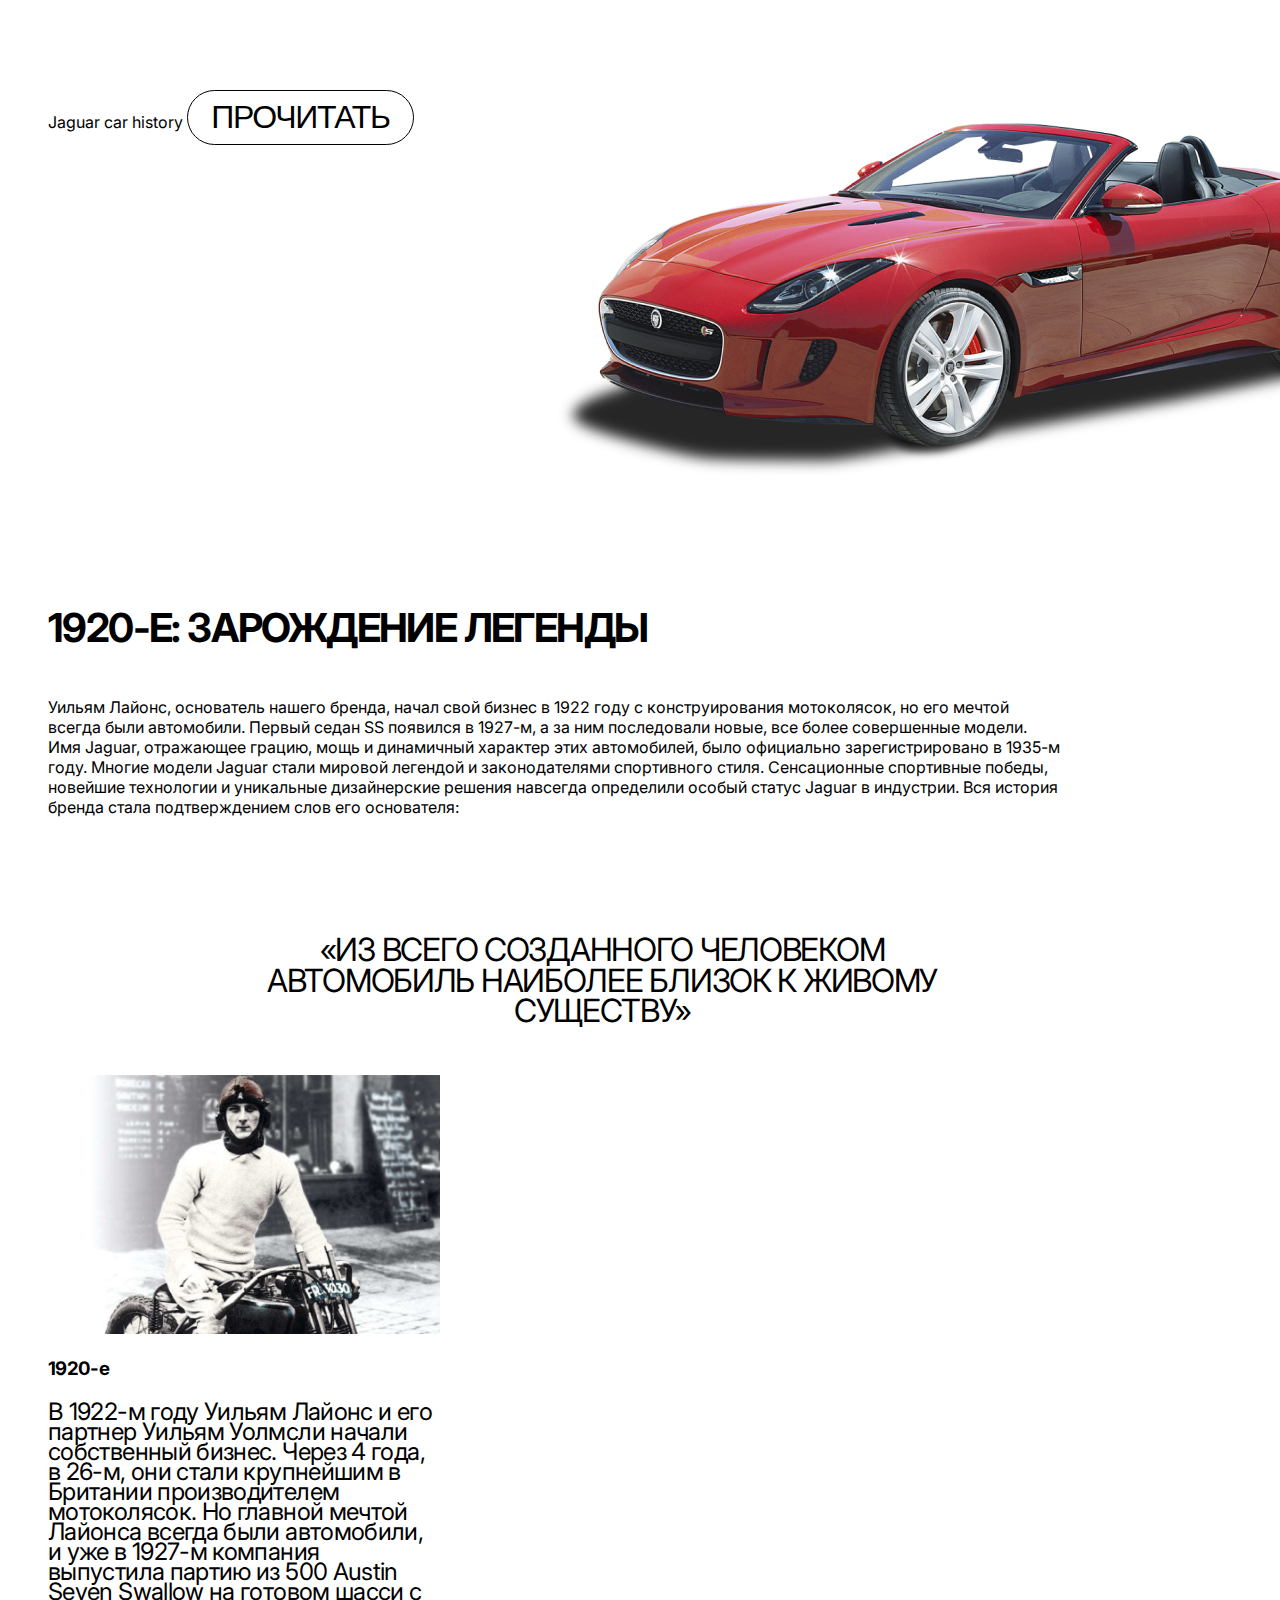
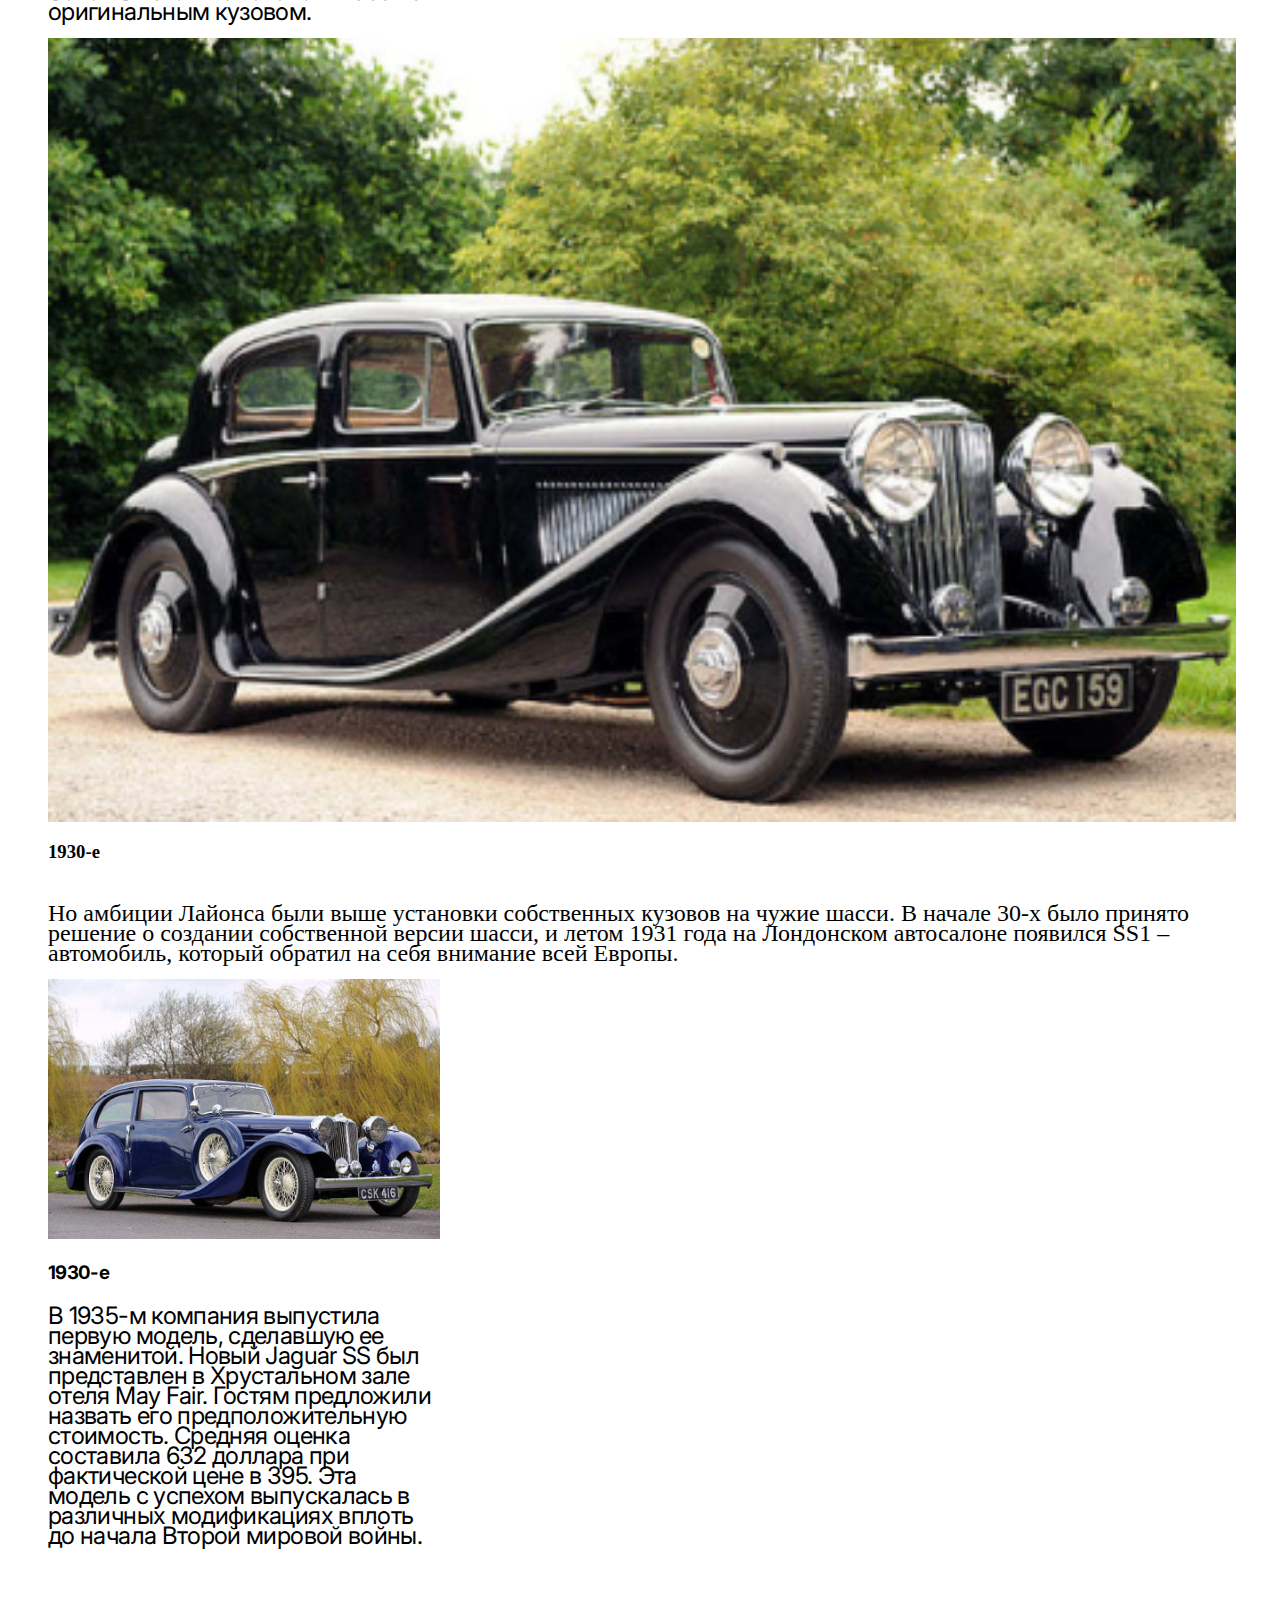
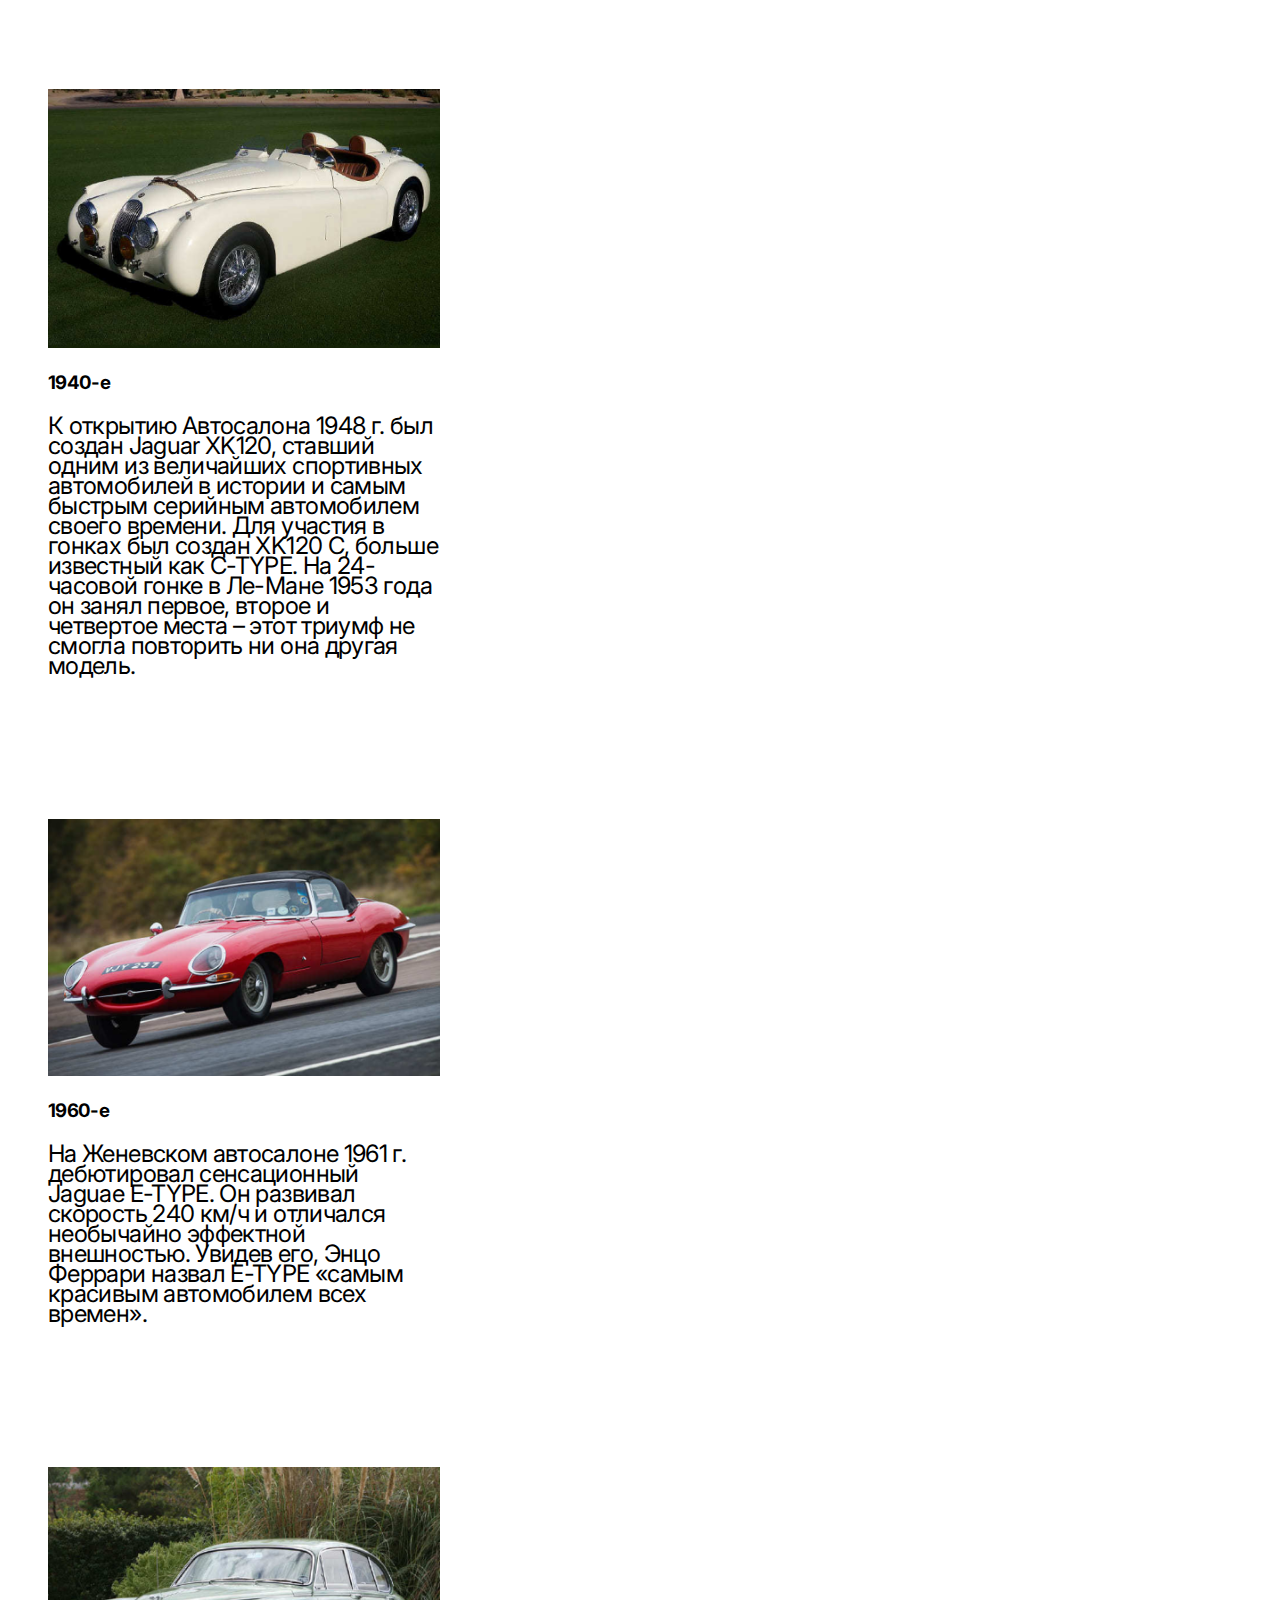
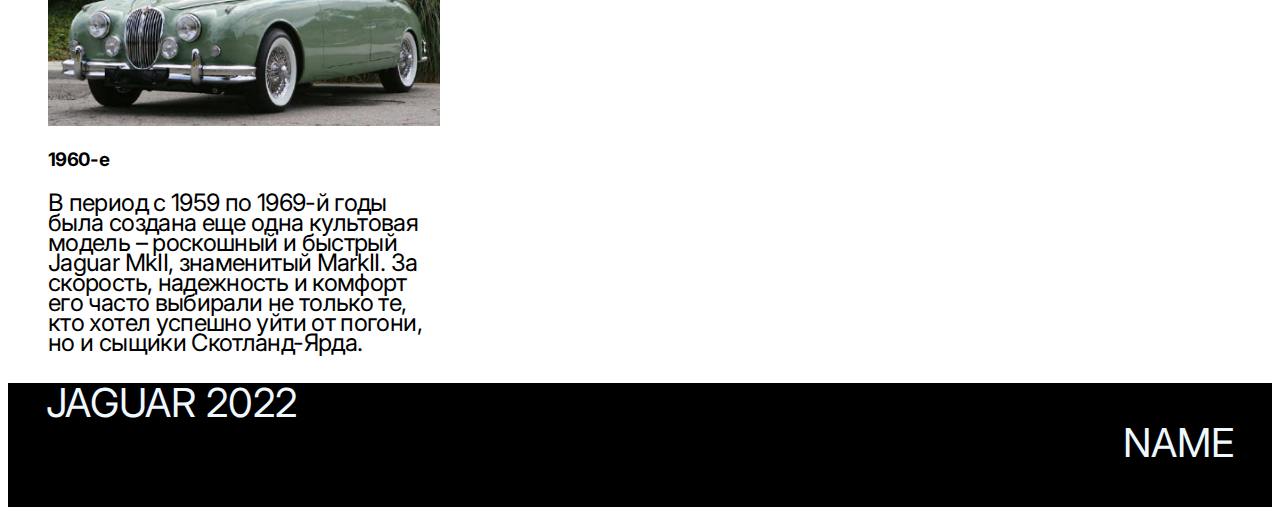
<file: index.html>
<!DOCTYPE html>
<html lang="en">
<head>
    <meta charset="UTF-8">
    <meta http-equiv="X-UA-Compatible" content="IE=edge">
    <meta name="viewport" content="width=device-width, initial-scale=1.0">
    <title>Document</title>
    <style media="screen">
        @import url('https://fonts.googleapis.com/css2?family=Inter:wght@300&display=swap');
   .header{
    font-family: 'Inter', sans-serif;
    font-style: normal;
    display: flex;
    justify-content: space-between;
    align-content: flex-start;
    flex-flow: row;
    width: 1360px;
    margin: 40px;
   }
   .header_text{
    display: flex;
    flex-direction: column;
    width: 460px;
   }
   .header_title{
    font-size: 96px;
    line-height: 92px;
    letter-spacing: -0.04em;
    width: 100%;
    text-transform: uppercase;
    margin:0;
   }
   .button{
    font-size: 32px;
    line-height: 96.02%;
    letter-spacing: -0.04em;
    width: 227px;
    height: 55px;
    border: 1px solid  black;
    border-radius: 200px;
    background-color:  white;
    margin-top: 50px;
    text-transform: uppercase;
   }
   .img_header{
        width: 863px;
        height: 476px;
        margin-top: 0;
   }
   .paragraph{
    display: flex;
    flex-direction: column;
    width: 1015px;
    font-family: 'Inter', sans-serif;
    font-style: normal;
    margin-top: 60px;
    margin-left: 40px;
   }
   .paragraph_title{
    font-size: 40px;
    line-height: 96.02%;
    letter-spacing: -0.04em;
    text-transform: uppercase;
   }
   .paragrapgh_text{
    font-size: 24;
    line-height: 29px;
    letter-spacing: -0.04em;
    margin-top: 38px;
   }
   .citata{
    width: 694px;
    margin: 0 auto;

   }
   .quote {
        width: 94%;
        display: flex;
        justify-content: center;
        margin-top: 70px;
      }
      .blockquote {
        width: 694px;
        font-family: "Inter", sans-serif;
        font-style: normal;
        font-size: 32px;
        line-height: 96.02%;
        text-align: center;
        letter-spacing: -0.04em;
      }
      .FLEX {
        display:flex;
        flex-direction:row
      }
   </style>
  <link href="./style.css" rel="stylesheet" type="text/css">
</head>
<body>
    <div class="header">
        <div class="header_text>
          <hl class="header_title">Jaguar car history</hl>
            <a href="#"><button class="button" type="button" name="button">Прочитать</button></a>
        </div>
        <img class="img_header" src="./img/car_header.png" alt="Jaguar">
    </div>
    <div class="paragraph">
        <h2 class="paragraph_title">1920-е: Зарождение легенды</h2>
        <p class="paragraph_text" >Уильям Лайонс, основатель нашего бренда, начал свой бизнес в 1922 году с конструирования мотоколясок,
             но его мечтой всегда были автомобили. Первый седан SS появился в 1927-м,
              а за ним последовали новые, все более совершенные модели. Имя Jaguar, 
              отражающее грацию, мощь и динамичный характер этих автомобилей, 
              было официально зарегистрировано в 1935-м году. Многие модели Jaguar стали мировой легендой и законодателями спортивного стиля.
                Сенсационные спортивные победы, новейшие технологии и уникальные дизайнерские решения навсегда определили особый статус Jaguar в индустрии.
                Вся история бренда стала подтверждением слов его основателя:</p>
    </div>
    <div class="quote">
        <blockquote class="blockquote">
          «ИЗ ВСЕГО СОЗДАННОГО ЧЕЛОВЕКОМ АВТОМОБИЛЬ НАИБОЛЕЕ БЛИЗОК К ЖИВОМУ
          СУЩЕСТВУ»
        </blockquote>
  </div>
  <ul class="car_cards" class="FLEX">
    <li class="card card_1">
      <img class="card_img" src="./img/image_1.png" alt="Jaguar" />
      <h3 class="card_header">1920-е</h3>
      <p class="card_text">
        В 1922-м году Уильям Лайонс и его партнер Уильям Уолмсли начали
        собственный бизнес. Через 4 года, в 26-м, они стали крупнейшим в
        Британии производителем мотоколясок. Но главной мечтой Лайонса всегда
        были автомобили, и уже в 1927-м компания выпустила партию из 500
        Austin Seven Swallow на готовом шасси с оригинальным кузовом.
      </p>
    </li>
    <li class="card card_2">
    </ul>
    <ul class="car_cards" class="FLEX">
      <img class="card_img" src="./img/image_2.png" alt="Jaguar" />
      <h3 class="card_header">1930-е</h3>
      <p class="card_text">
        Но амбиции Лайонса были выше установки собственных кузовов на чужие
        шасси. В начале 30-х было принято решение о создании собственной
        версии шасси, и летом 1931 года на Лондонском автосалоне появился SS1
        – автомобиль, который обратил на себя внимание всей Европы.
      </p>
    </li>
    </ul>
    <ul class="car_cards" class="FLEX">
    <li class="card card_3">
      <img class="card_img" src="./img/image_3.png" alt="Jaguar" />
      <h3 class="card_header">1930-е</h3>
      <p class="card_text">
        В 1935-м компания выпустила первую модель, сделавшую ее знаменитой.
        Новый Jaguar SS был представлен в Хрустальном зале отеля May Fair.
        Гостям предложили назвать его предположительную стоимость. Средняя
        оценка составила 632 доллара при фактической цене в 395. Эта модель с
        успехом выпускалась в различных модификациях вплоть до начала Второй
        мировой войны.
      </p>
    </li>
   </ul>
   <ul class="car_cards" class="FLEX">
    <li class="card card_4">
      <img class="card_img" src="./img/image_4.png" alt="Jaguar" />
      <h3 class="card_header">1940-е</h3>
      <p class="card_text">
        К открытию Автосалона 1948 г. был создан Jaguar XK120, ставший одним
        из величайших спортивных автомобилей в истории и самым быстрым
        серийным автомобилем своего времени. Для участия в гонках был создан
        XK120 C, больше известный как C-TYPE. На 24-часовой гонке в Ле-Мане
        1953 года он занял первое, второе и четвертое места – этот триумф не
        смогла повторить ни она другая модель.
      </p>
    </li>
  </ul>
  <ul class="car_cards" class="FLEX">
    <li class="card card_5">
      <img class="card_img" src="./img/image_5.png" alt="Jaguar" />
      <h3 class="card_header">1960-е</h3>
      <p class="card_text">
        На Женевском автосалоне 1961 г. дебютировал сенсационный Jaguae
        E-TYPE. Он развивал скорость 240 км/ч и отличался необычайно эффектной
        внешностью. Увидев его, Энцо Феррари назвал E-TYPE «самым красивым
        автомобилем всех времен».
      </p>
    </li>
    </ul>
    <ul class="car_cards" class="FLEX">
    <li class="card card_6">
      <img class="card_img" src="./img/image_6.png" alt="Jaguar" />
      <h3 class="card_header">1960-е</h3>
      <p class="card_text">
        В период с 1959 по 1969-й годы была создана еще одна культовая модель
        – роскошный и быстрый Jaguar MkII, знаменитый MarkII. За скорость,
        надежность и комфорт его часто выбирали не только те, кто хотел
        успешно уйти от погони, но и сыщики Скотланд-Ярда.
      </p>
    </li>
  </ul>
  <footer class="footer">
    <div class="footer_text"
    <p class="footer_text_left">Jaguar 2022</p>
    <p class="fppter_text_right">Name</p>
  </div>
  </footer>
</body>
</html>
</file>
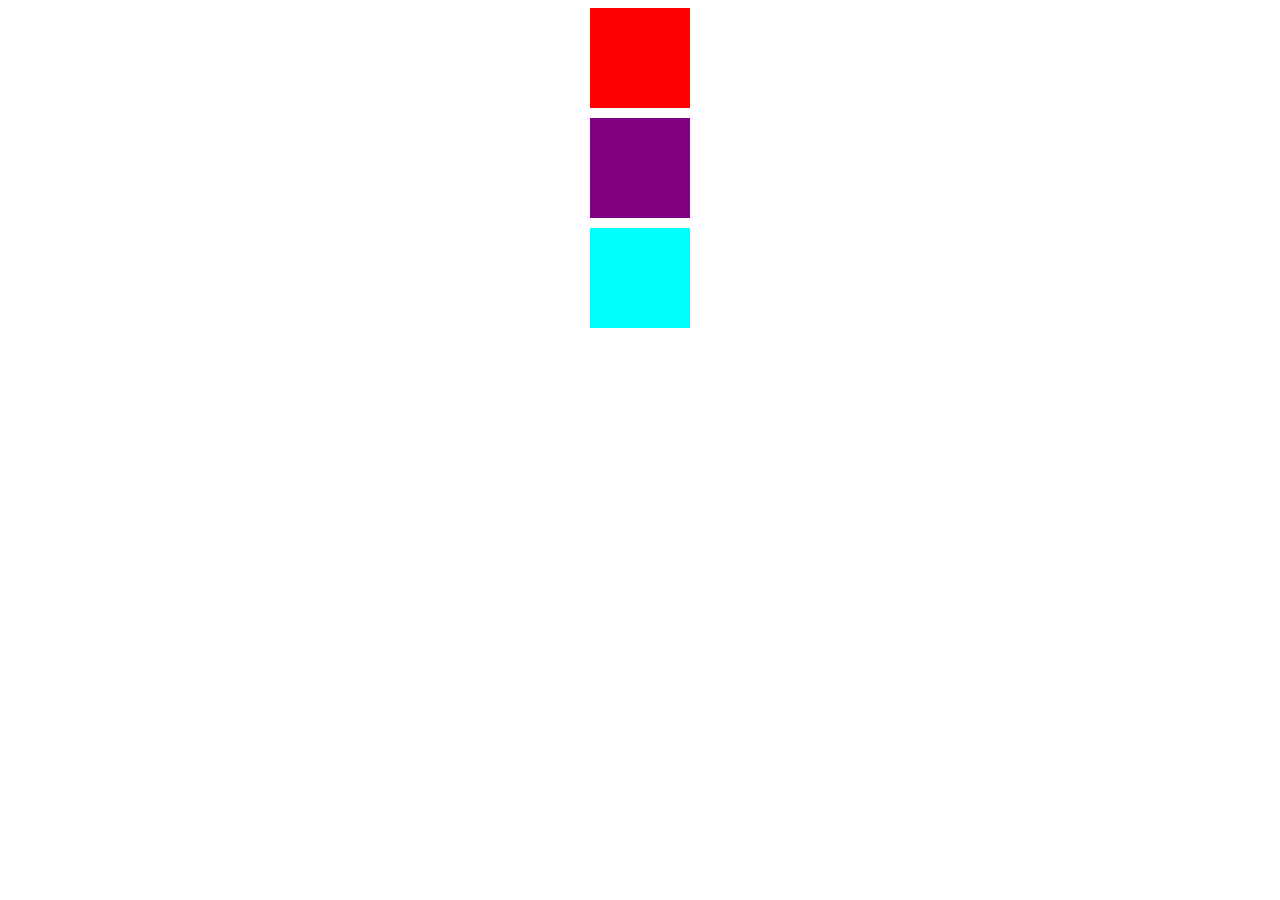
<file: Animation/index.html>
<!DOCTYPE html>
<html lang="en">
<head>
    <meta charset="UTF-8">
    <meta http-equiv="X-UA-Compatible" content="IE=edge">
    <meta name="viewport" content="width=device-width, initial-scale=1.0">
    <title>Animation</title>
    <link href="./style.css" rel="stylesheet" type="text/css">
</head>
<body>
    <div class="container">
        <div class="square red"></div>
        <div class="square purple"></div>
        <div class="square cyan"></div>
    </div>
</body>
</html>
</file>
<file: style.css>
.car_cards{
    width: 94%;
    display:flex;
    justify-content: space-between;
    flex-direction: row;
    flex-wrap: wrap;
    list-style-type: none;
}
.card{
    width: 33%;
    font-family: "Inter",sans-serif;
    font-style: normal;
    letter-spacing: -0.04em
}
.card_4{
    margin-top: 127px;
}
.card_5{
    margin-top: 127px;
}
.card_6{
    margin-top: 127px;
}
.card_img{
    width: 100%;
    object-fit: contain
}
.card-header{
    line-height: 48px;
    font-size: 40px;
    margin-top: 22px;
    margin-bottom: 0;
}
.card_text{
    line-height: 20px;
    font-size: 24px;
    margin-top: 22px;
    margin-bottom: 0;   
}
.footer{
    width:100%;
    background-color:black; 
    margin-top: 30px;
    display:flex;
    justify-content: center;
    align-items: center;
}

.footer_text{
    width: 94%;
    display:flex;
    justify-content: space-between;
    flex-direction: row;
    color:aliceblue;
    text-transform: uppercase;
    height: 124px;
    font-family: "Inter",sans-serif;
    font-style: normal;
    font-size: 40px;
    line-height: 40px;
}
</file>
<file: Animation/style.css>
.container{
    display: flex;
    flex-direction: column;
    align-items: center;
    width: 100%;
    row-gap: 10px;
}

.red{
    background-color: red;
    animation: rainbow 1s infinite  ease-in;
}
@keyframes rainbow{
    0% {background-color: aliceblue;}
    8.5%{background-color: red;}
    25.5%{background-color: blue;}
    42.5{background-color: black}
    59.5% {background-color: aquamarine;}
    76.5% {background-color: purple;}
}
.purple{
    background-color: purple;
    animation: rainbow 0.001ms infinite linear ease-in;
}
@keyframes rotate{
    from{
        transform: rotate(0deg);
    }
    to{
        transform: rotate(360deg);
    }
}
.cyan{
    background-color: cyan;
    animation: rainbow 0.001ms infinite linear ease-in;
}
.square{
    height: 100px;
    width: 100px;
}
</file>
